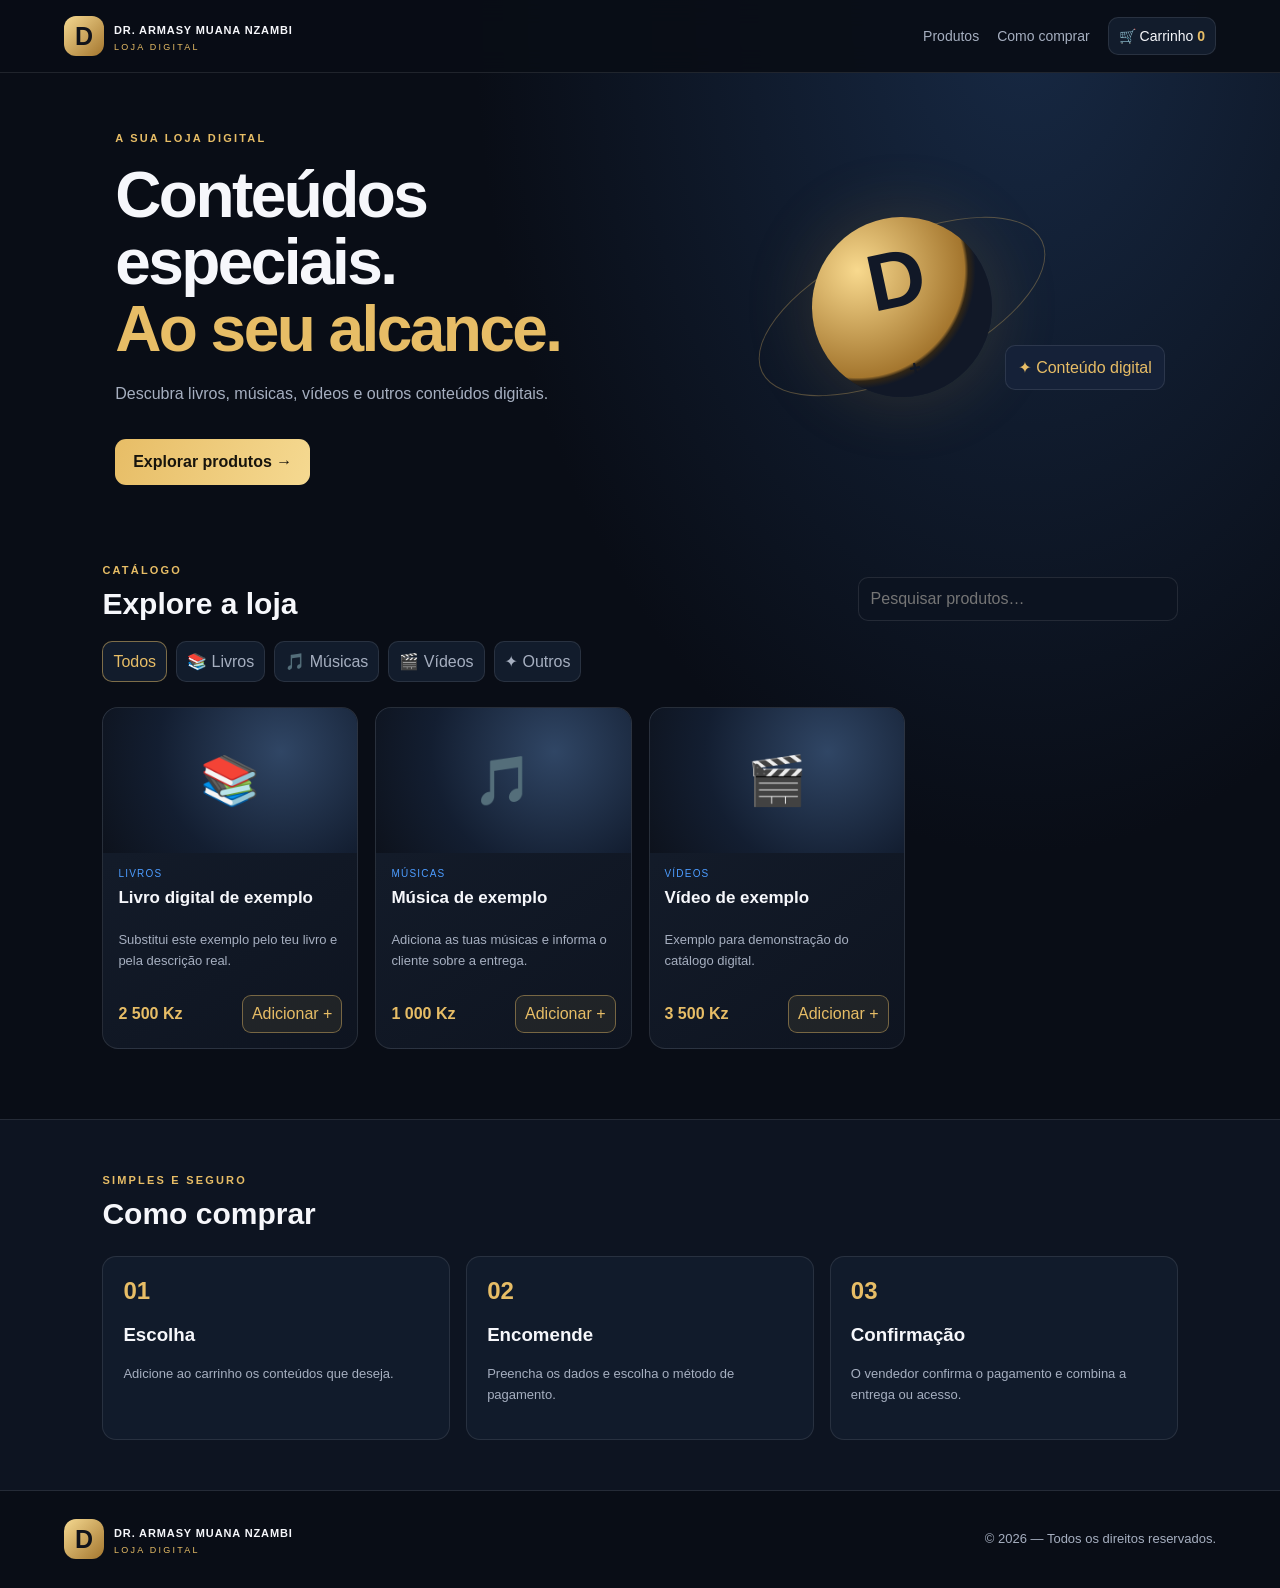
<file: index.html>
<!doctype html><html lang="pt"><head><meta charset="utf-8"><meta name="viewport" content="width=device-width,initial-scale=1"><meta name="theme-color" content="#090d16"><title>DR. ARMASY MUANA NZAMBI — Loja Digital</title><link rel="stylesheet" href="css/style.css"></head><body>
<header class="topbar"><a class="brand" href="#"><span class="mark">D</span><span><strong>DR. ARMASY MUANA NZAMBI</strong><small>LOJA DIGITAL</small></span></a><nav><a href="#catalogo">Produtos</a><a href="#como">Como comprar</a><button id="cartOpen">🛒 Carrinho <b id="cartCount">0</b></button></nav></header>
<section class="hero"><div><span class="eyebrow">A SUA LOJA DIGITAL</span><h1>Conteúdos especiais.<br><em>Ao seu alcance.</em></h1><p>Descubra livros, músicas, vídeos e outros conteúdos digitais.</p><a class="primary" href="#catalogo">Explorar produtos →</a></div><div class="hero-art"><div class="orbit"></div><div class="disc">D<span>+</span></div><div class="float">✦ Conteúdo digital</div></div></section>
<main><section class="section-head" id="catalogo"><div><span class="eyebrow">CATÁLOGO</span><h2>Explore a loja</h2></div><input id="search" type="search" placeholder="Pesquisar produtos…"></section><div class="filters"><button class="filter active" data-cat="Todos">Todos</button><button class="filter" data-cat="Livros">📚 Livros</button><button class="filter" data-cat="Músicas">🎵 Músicas</button><button class="filter" data-cat="Vídeos">🎬 Vídeos</button><button class="filter" data-cat="Outros">✦ Outros</button></div><div id="products" class="grid"></div>
<section class="how" id="como"><span class="eyebrow">SIMPLES E SEGURO</span><h2>Como comprar</h2><div class="howgrid"><article><b>01</b><h3>Escolha</h3><p>Adicione ao carrinho os conteúdos que deseja.</p></article><article><b>02</b><h3>Encomende</h3><p>Preencha os dados e escolha o método de pagamento.</p></article><article><b>03</b><h3>Confirmação</h3><p>O vendedor confirma o pagamento e combina a entrega ou acesso.</p></article></div></section></main>
<footer><div class="brand"><span class="mark">D</span><span><strong>DR. ARMASY MUANA NZAMBI</strong><small>LOJA DIGITAL</small></span></div><p>© <span id="year"></span> — Todos os direitos reservados.</p></footer>
<div id="shade" class="shade"></div><aside id="drawer" class="drawer"><div class="row"><h2>O teu carrinho</h2><button id="cartClose">✕</button></div><div id="cartItems" class="cartitems"></div><div class="row"><span>Total</span><strong id="total">0 Kz</strong></div><button class="primary full" id="goCheckout">Continuar para encomenda</button><p class="tiny">Esta versão não processa pagamentos automaticamente.</p></aside>
<div id="checkout" class="modal"><div class="row"><h2>Finalizar encomenda</h2><button id="closeCheckout">✕</button></div><form id="checkoutForm"><label>Nome completo<input name="name" required></label><label>E-mail ou WhatsApp<input name="contact" required></label><label>Pagamento<select name="payment" required><option value="">Escolher…</option><option>Multicaixa Express</option><option>Transferência bancária</option><option>Combinar com o vendedor</option></select></label><label>Mensagem (opcional)<textarea name="message"></textarea></label><button class="primary full">Registar encomenda</button><p class="tiny">Nunca introduzas PIN ou palavra-passe bancária. O vendedor dará instruções de pagamento.</p></form></div>
<div id="admin" class="modal"><div class="row"><div><span class="eyebrow">ÁREA DO VENDEDOR</span><h2>Gerir produtos</h2></div><button id="closeAdmin">✕</button></div><form id="productForm"><label>Nome do produto<input name="title" required></label><label>Categoria<select name="category"><option>Livros</option><option>Músicas</option><option>Vídeos</option><option>Outros</option></select></label><label>Preço em Kz<input name="price" type="number" min="0" required></label><label>Link de imagem (opcional)<input name="image" type="url"></label><label>Descrição<textarea name="description" required></textarea></label><label>Ficheiro digital (PDF, EPUB, MP3, MP4, ZIP...)<input id="digitalFile" name="digitalFile" type="file" accept=".pdf,.epub,.mp3,.wav,.m4a,.mp4,.mov,.zip,.jpg,.png,.doc,.docx"></label><p class="tiny">O ficheiro fica guardado apenas neste navegador para teste. A entrega online segura será configurada depois.</p><button class="primary full">Guardar produto</button></form><hr><h3>Os teus produtos</h3><div id="sellerProducts"></div><hr><h3>Encomendas guardadas neste navegador</h3><div id="orders"></div><p class="tiny">Protótipo local: sem palavra-passe de administrador e sem sincronização entre dispositivos.</p></div><script src="js/app.js"></script></body></html>
</file>
<file: css/style.css>
*{box-sizing:border-box} :root{--bg:#090d16;--panel:#121c2c;--gold:#e7bd66;--blue:#4c9cff;--text:#f6f7fb;--muted:#a6afc0;--line:#ffffff19;font-family:Arial,system-ui,sans-serif;color:var(--text);background:var(--bg)}body{margin:0;background:radial-gradient(ellipse at 80% 0%,#172944,transparent 38%),var(--bg)}a{color:inherit;text-decoration:none}button,input,select,textarea{font:inherit}button{cursor:pointer}.topbar{position:sticky;top:0;z-index:4;display:flex;justify-content:space-between;align-items:center;padding:16px clamp(15px,5vw,70px);background:#090d16ed;border-bottom:1px solid var(--line);backdrop-filter:blur(12px)}.brand{display:flex;gap:10px;align-items:center}.mark{display:grid;place-items:center;width:40px;height:40px;border-radius:12px;background:linear-gradient(135deg,#f5d991,#a4762e);color:#10131b;font-weight:900;font-size:25px}.brand strong{font-size:11px;letter-spacing:.08em}.brand small{display:block;color:var(--gold);font-size:9px;letter-spacing:.25em;margin-top:4px}.topbar nav{display:flex;gap:18px;align-items:center;color:var(--muted);font-size:14px}.topbar button,.filter,.row button{background:var(--panel);border:1px solid var(--line);border-radius:10px;padding:10px;color:var(--text)}.topbar b{color:var(--gold)}.hero{display:grid;grid-template-columns:1fr 1fr;align-items:center;min-height:400px;padding:55px clamp(22px,9vw,130px)}.eyebrow{color:var(--gold);font-size:11px;font-weight:bold;letter-spacing:.2em}.hero h1{font-size:clamp(38px,5vw,66px);line-height:1.05;letter-spacing:-.04em;margin:16px 0}.hero em{font-style:normal;color:var(--gold)}.hero p{color:var(--muted);line-height:1.8}.primary{display:inline-flex;justify-content:center;background:linear-gradient(110deg,var(--gold),#f5d991);color:#17140d;font-weight:bold;border:0;border-radius:11px;padding:14px 18px;margin-top:15px}.hero-art{height:260px;display:grid;place-items:center;position:relative}.disc{width:180px;height:180px;border-radius:50%;display:grid;place-items:center;background:radial-gradient(circle at 30% 25%,#f8d98e,#a4762e 58%,#302515 60%,#111827 64%);color:#111827;font-size:80px;font-weight:900;transform:rotate(-12deg);box-shadow:0 0 70px #d4a64a2b}.disc span{font-size:20px}.orbit{position:absolute;width:310px;height:135px;border:1px solid #e7bd6650;border-radius:50%;transform:rotate(-25deg)}.float{position:absolute;right:0;bottom:18%;padding:12px;background:#152138;border:1px solid var(--line);border-radius:10px;color:var(--gold)}.section-head{display:flex;justify-content:space-between;align-items:end;gap:20px;margin:20px clamp(20px,8vw,115px)}h2{font-size:30px;margin:9px 0 0}input,select,textarea{background:#0c1320;color:white;border:1px solid var(--line);border-radius:10px;padding:12px;width:100%}.section-head input{max-width:320px}.filters{display:flex;gap:9px;flex-wrap:wrap;margin:0 clamp(20px,8vw,115px) 25px}.filter{color:var(--muted)}.filter.active{color:var(--gold);border-color:#e7bd6680}.grid{display:grid;grid-template-columns:repeat(4,minmax(0,1fr));gap:17px;margin:0 clamp(20px,8vw,115px) 70px}.card{background:linear-gradient(145deg,#151e2d,#0e1420);border:1px solid var(--line);border-radius:16px;overflow:hidden;display:flex;flex-direction:column}.art{height:145px;display:grid;place-items:center;font-size:48px;background:radial-gradient(circle at 70% 30%,#304665,#131e31 60%,#0d121c)}.art img{width:100%;height:100%;object-fit:cover}.info{padding:15px;display:flex;flex-direction:column;flex:1}.tag{color:var(--blue);font-size:10px;text-transform:uppercase;letter-spacing:.12em}.info h3{font-size:17px;margin:9px 0}.info p{font-size:13px;line-height:1.6;color:var(--muted);flex:1}.bottom{display:flex;justify-content:space-between;align-items:center;gap:8px;margin-top:10px}.price{color:var(--gold);font-weight:bold}.add{padding:9px;background:#e7bd6615;color:var(--gold);border:1px solid #e7bd6670;border-radius:9px}.how{padding:50px clamp(20px,8vw,115px);background:#0d1421;border-block:1px solid var(--line)}.how h2{margin-bottom:25px}.howgrid{display:grid;grid-template-columns:repeat(3,1fr);gap:16px}.howgrid article{padding:20px;background:#111b2b;border:1px solid var(--line);border-radius:14px}.howgrid b{font-size:24px;color:var(--gold)}.howgrid p,footer p,.tiny{color:var(--muted);font-size:13px;line-height:1.6}footer{padding:25px clamp(20px,5vw,70px);display:flex;justify-content:space-between;align-items:center;gap:12px}.shade{display:none;position:fixed;inset:0;background:#0009;z-index:8}.shade.show{display:block}.drawer{position:fixed;right:0;top:0;height:100dvh;width:min(430px,100%);z-index:9;background:#0e1522;border-left:1px solid var(--line);padding:22px;transform:translateX(105%);transition:.25s;display:flex;flex-direction:column}.drawer.open{transform:translateX(0)}.row{display:flex;align-items:center;justify-content:space-between;gap:10px}.cartitems{flex:1;overflow:auto;margin:18px 0}.cartrow{padding:13px 0;border-bottom:1px solid var(--line);display:flex;justify-content:space-between;gap:10px}.cartrow button{color:#ffaaaa;background:none;border:0}.full{width:100%}.modal{display:none;position:fixed;z-index:10;top:50%;left:50%;transform:translate(-50%,-50%);width:min(510px,calc(100% - 25px));max-height:90dvh;overflow:auto;background:#101827;border:1px solid var(--line);border-radius:17px;padding:22px;box-shadow:0 25px 100px #0009}.modal.show{display:block}.modal form{display:grid;gap:13px;margin-top:18px}.modal label{display:grid;gap:7px;font-size:13px}.modal .primary{width:100%}.tiny{font-size:11px}.empty{grid-column:1/-1;text-align:center;color:var(--muted);padding:35px;border:1px dashed var(--line);border-radius:14px}.order{padding:10px;margin:8px 0;background:#0c1320;border:1px solid var(--line);border-radius:9px;color:var(--muted);font-size:12px}@media(max-width:850px){.grid{grid-template-columns:repeat(2,minmax(0,1fr))}.hero{padding-inline:25px}.topbar nav{gap:8px}.topbar nav>a{display:none}}@media(max-width:560px){.topbar{padding:12px}.brand strong{font-size:9px}.mark{width:35px;height:35px}.hero{display:block;padding:45px 22px 20px}.hero-art{height:210px}.disc{width:140px;height:140px;font-size:60px}.orbit{width:250px}.float{bottom:8%}.section-head{flex-direction:column;align-items:stretch}.section-head input{max-width:none}.grid{gap:10px;margin-bottom:45px}.art{height:110px}.info{padding:11px}.info h3{font-size:15px}.bottom{align-items:stretch;flex-direction:column}.add{width:100%}.howgrid{grid-template-columns:1fr}footer{align-items:flex-start;flex-direction:column}}
#sellerProducts button{background:#17253a;color:var(--gold);border:1px solid var(--line);border-radius:7px;padding:7px 9px;margin-top:7px;font-size:12px;cursor:pointer}
</file>
<file: DR_ARMASY_MUANA_NZAMBI_LOJA_v1/css/style.css>
*{box-sizing:border-box} :root{--bg:#090d16;--panel:#121c2c;--gold:#e7bd66;--blue:#4c9cff;--text:#f6f7fb;--muted:#a6afc0;--line:#ffffff19;font-family:Arial,system-ui,sans-serif;color:var(--text);background:var(--bg)}body{margin:0;background:radial-gradient(ellipse at 80% 0%,#172944,transparent 38%),var(--bg)}a{color:inherit;text-decoration:none}button,input,select,textarea{font:inherit}button{cursor:pointer}.topbar{position:sticky;top:0;z-index:4;display:flex;justify-content:space-between;align-items:center;padding:16px clamp(15px,5vw,70px);background:#090d16ed;border-bottom:1px solid var(--line);backdrop-filter:blur(12px)}.brand{display:flex;gap:10px;align-items:center}.mark{display:grid;place-items:center;width:40px;height:40px;border-radius:12px;background:linear-gradient(135deg,#f5d991,#a4762e);color:#10131b;font-weight:900;font-size:25px}.brand strong{font-size:11px;letter-spacing:.08em}.brand small{display:block;color:var(--gold);font-size:9px;letter-spacing:.25em;margin-top:4px}.topbar nav{display:flex;gap:18px;align-items:center;color:var(--muted);font-size:14px}.topbar button,.filter,.row button{background:var(--panel);border:1px solid var(--line);border-radius:10px;padding:10px;color:var(--text)}.topbar b{color:var(--gold)}.hero{display:grid;grid-template-columns:1fr 1fr;align-items:center;min-height:400px;padding:55px clamp(22px,9vw,130px)}.eyebrow{color:var(--gold);font-size:11px;font-weight:bold;letter-spacing:.2em}.hero h1{font-size:clamp(38px,5vw,66px);line-height:1.05;letter-spacing:-.04em;margin:16px 0}.hero em{font-style:normal;color:var(--gold)}.hero p{color:var(--muted);line-height:1.8}.primary{display:inline-flex;justify-content:center;background:linear-gradient(110deg,var(--gold),#f5d991);color:#17140d;font-weight:bold;border:0;border-radius:11px;padding:14px 18px;margin-top:15px}.hero-art{height:260px;display:grid;place-items:center;position:relative}.disc{width:180px;height:180px;border-radius:50%;display:grid;place-items:center;background:radial-gradient(circle at 30% 25%,#f8d98e,#a4762e 58%,#302515 60%,#111827 64%);color:#111827;font-size:80px;font-weight:900;transform:rotate(-12deg);box-shadow:0 0 70px #d4a64a2b}.disc span{font-size:20px}.orbit{position:absolute;width:310px;height:135px;border:1px solid #e7bd6650;border-radius:50%;transform:rotate(-25deg)}.float{position:absolute;right:0;bottom:18%;padding:12px;background:#152138;border:1px solid var(--line);border-radius:10px;color:var(--gold)}.section-head{display:flex;justify-content:space-between;align-items:end;gap:20px;margin:20px clamp(20px,8vw,115px)}h2{font-size:30px;margin:9px 0 0}input,select,textarea{background:#0c1320;color:white;border:1px solid var(--line);border-radius:10px;padding:12px;width:100%}.section-head input{max-width:320px}.filters{display:flex;gap:9px;flex-wrap:wrap;margin:0 clamp(20px,8vw,115px) 25px}.filter{color:var(--muted)}.filter.active{color:var(--gold);border-color:#e7bd6680}.grid{display:grid;grid-template-columns:repeat(4,minmax(0,1fr));gap:17px;margin:0 clamp(20px,8vw,115px) 70px}.card{background:linear-gradient(145deg,#151e2d,#0e1420);border:1px solid var(--line);border-radius:16px;overflow:hidden;display:flex;flex-direction:column}.art{height:145px;display:grid;place-items:center;font-size:48px;background:radial-gradient(circle at 70% 30%,#304665,#131e31 60%,#0d121c)}.art img{width:100%;height:100%;object-fit:cover}.info{padding:15px;display:flex;flex-direction:column;flex:1}.tag{color:var(--blue);font-size:10px;text-transform:uppercase;letter-spacing:.12em}.info h3{font-size:17px;margin:9px 0}.info p{font-size:13px;line-height:1.6;color:var(--muted);flex:1}.bottom{display:flex;justify-content:space-between;align-items:center;gap:8px;margin-top:10px}.price{color:var(--gold);font-weight:bold}.add{padding:9px;background:#e7bd6615;color:var(--gold);border:1px solid #e7bd6670;border-radius:9px}.how{padding:50px clamp(20px,8vw,115px);background:#0d1421;border-block:1px solid var(--line)}.how h2{margin-bottom:25px}.howgrid{display:grid;grid-template-columns:repeat(3,1fr);gap:16px}.howgrid article{padding:20px;background:#111b2b;border:1px solid var(--line);border-radius:14px}.howgrid b{font-size:24px;color:var(--gold)}.howgrid p,footer p,.tiny{color:var(--muted);font-size:13px;line-height:1.6}footer{padding:25px clamp(20px,5vw,70px);display:flex;justify-content:space-between;align-items:center;gap:12px}.shade{display:none;position:fixed;inset:0;background:#0009;z-index:8}.shade.show{display:block}.drawer{position:fixed;right:0;top:0;height:100dvh;width:min(430px,100%);z-index:9;background:#0e1522;border-left:1px solid var(--line);padding:22px;transform:translateX(105%);transition:.25s;display:flex;flex-direction:column}.drawer.open{transform:translateX(0)}.row{display:flex;align-items:center;justify-content:space-between;gap:10px}.cartitems{flex:1;overflow:auto;margin:18px 0}.cartrow{padding:13px 0;border-bottom:1px solid var(--line);display:flex;justify-content:space-between;gap:10px}.cartrow button{color:#ffaaaa;background:none;border:0}.full{width:100%}.modal{display:none;position:fixed;z-index:10;top:50%;left:50%;transform:translate(-50%,-50%);width:min(510px,calc(100% - 25px));max-height:90dvh;overflow:auto;background:#101827;border:1px solid var(--line);border-radius:17px;padding:22px;box-shadow:0 25px 100px #0009}.modal.show{display:block}.modal form{display:grid;gap:13px;margin-top:18px}.modal label{display:grid;gap:7px;font-size:13px}.modal .primary{width:100%}.tiny{font-size:11px}.empty{grid-column:1/-1;text-align:center;color:var(--muted);padding:35px;border:1px dashed var(--line);border-radius:14px}.order{padding:10px;margin:8px 0;background:#0c1320;border:1px solid var(--line);border-radius:9px;color:var(--muted);font-size:12px}@media(max-width:850px){.grid{grid-template-columns:repeat(2,minmax(0,1fr))}.hero{padding-inline:25px}.topbar nav{gap:8px}.topbar nav>a{display:none}}@media(max-width:560px){.topbar{padding:12px}.brand strong{font-size:9px}.mark{width:35px;height:35px}.hero{display:block;padding:45px 22px 20px}.hero-art{height:210px}.disc{width:140px;height:140px;font-size:60px}.orbit{width:250px}.float{bottom:8%}.section-head{flex-direction:column;align-items:stretch}.section-head input{max-width:none}.grid{gap:10px;margin-bottom:45px}.art{height:110px}.info{padding:11px}.info h3{font-size:15px}.bottom{align-items:stretch;flex-direction:column}.add{width:100%}.howgrid{grid-template-columns:1fr}footer{align-items:flex-start;flex-direction:column}}
</file>
